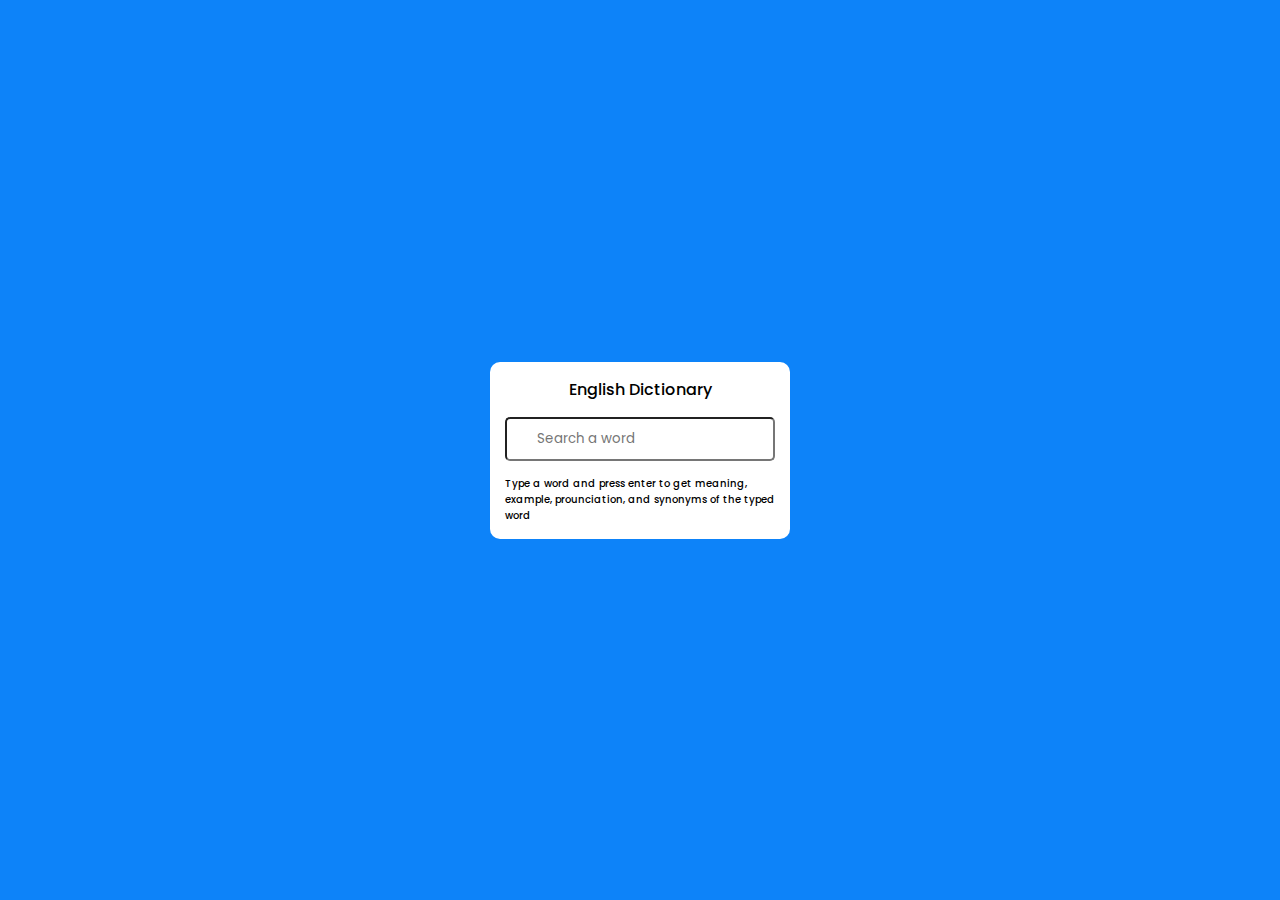
<file: Dictionary app/index.html>
<!DOCTYPE html>
<html lang="en">
<head>
    <meta charset="UTF-8">
    <meta http-equiv="X-UA-Compatible" content="IE=edge">
    <meta name="viewport" content="width=device-width, initial-scale=1.0">
    <title>Document</title>
    <link rel="stylesheet" href="https://cdnjs.cloudflare.com/ajax/libs/font-awesome/6.1.1/css/all.min.css" integrity="sha512-KfkfwYDsLkIlwQp6LFnl8zNdLGxu9YAA1QvwINks4PhcElQSvqcyVLLD9aMhXd13uQjoXtEKNosOWaZqXgel0g==" crossorigin="anonymous" referrerpolicy="no-referrer" />
    <link rel="stylesheet" href="/Dictionary app/style.css">
</head>
<body>
    <div class="wrapper">
        <header>English Dictionary</header>
        <div class="input_field">
            <input type="text" placeholder="Search a word">
            <div class="search-icon"><i class="fa-solid fa-magnifying-glass"></i></div>
            <div class="cross"><i class="fa-solid fa-xmark"></i></div>
        </div>
        <p class="msg">
            Type a word and press enter to get meaning, example, prounciation, and synonyms of the typed word
        </p>
        <div class="result-wrapper">
        <div class="result">
            <div class="input_text">
               <span>happy</span> 
                <p class="adj">adjective/'hapi'/</p>
            </div>
            <i class="fa-solid fa-volume-high sound"></i>
        </div>
        <div class="description">
            <div class="desc meaning">
                <p>Meaning</p>
                <span class="mean">feeling or showing pleasure or contenment</span>
            </div>
            <div class="desc Example">
                <p>Example</p>
                <span class="exam">Mellisa came in looking happy and excited</span>
            </div>
            <div class="desc synonyms">
                <p>Synonyms</p>
                <span class="syno">
                    <div class="list"></div>
                </span>
            </div>
        </div>
    </div>
    </div>
    


 
<script src="/Dictionary app/script.js"></script>
</body>
</html>
</file>
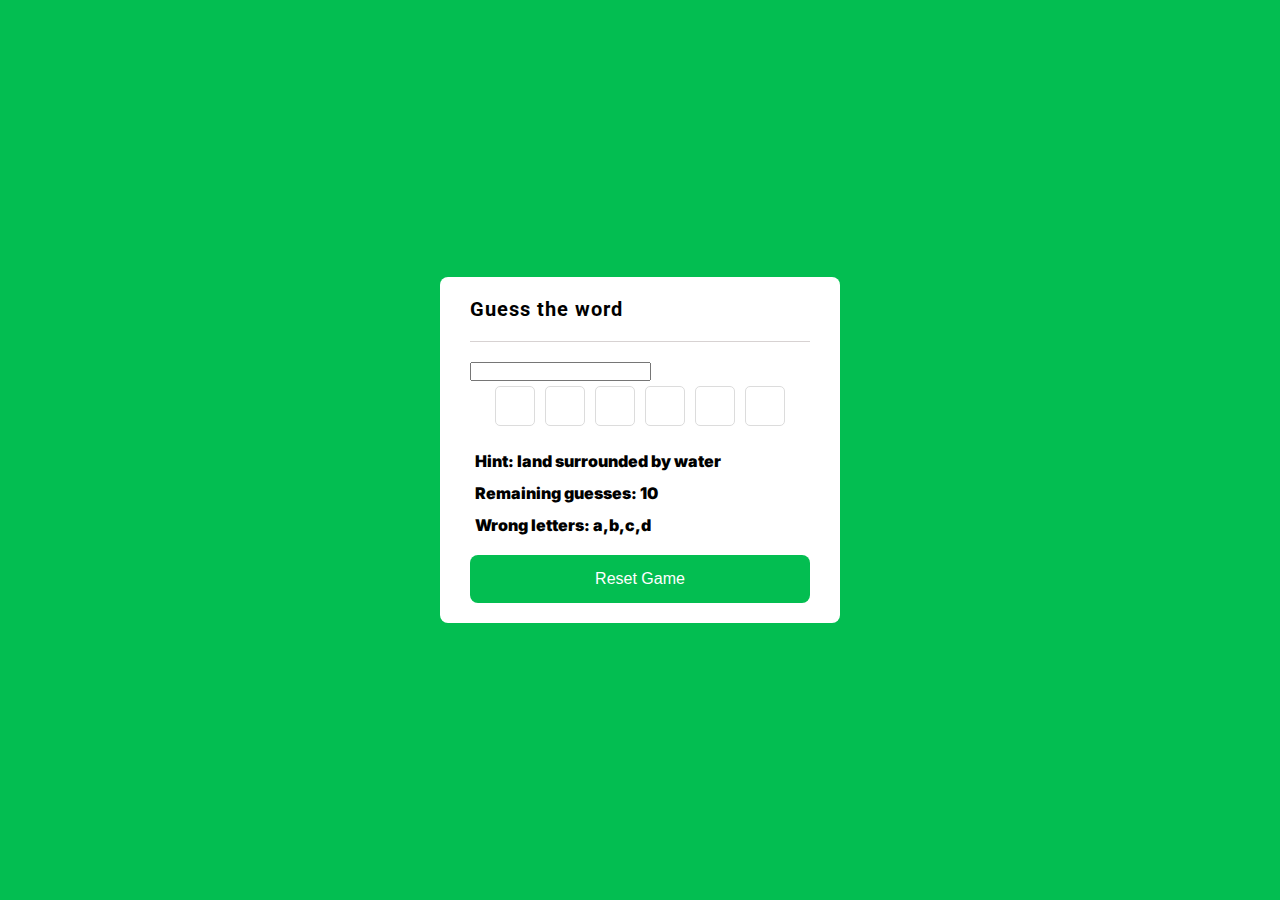
<file: guessing word/index.html>
<!DOCTYPE html>
<html lang="en">
<head>
    <meta charset="UTF-8">
    <meta http-equiv="X-UA-Compatible" content="IE=edge">
    <meta name="viewport" content="width=device-width, initial-scale=1.0">
    <title>Document</title>
    <link rel="stylesheet" href="/guessing word/styles.css">
</head>
<body>
   <div class="wrapper">
    <h1>Guess the word</h1>
    <div class="separator"></div>
    <div class="content">
        <input class="typing-input" type="text" maxlength="1">
        <div class="inputs">
            
          
        </div>
        <div class="details">
            <p class="hint">Hint: <span>Hint will be shown here</span></p>
            <p class="guess-left">Remaining guesses: <span>10</span></p>
            <p class="wrong-letters">Wrong letters: <span>a,b,c,d</span></p>
        </div>

        <button class="reset-btn">Reset Game</button>

    </div>
   </div>
   <script src="/guessing word/js/script.js"></script>
   <script src="/guessing word/js/word.js"></script>
</body>
</html>
</file>
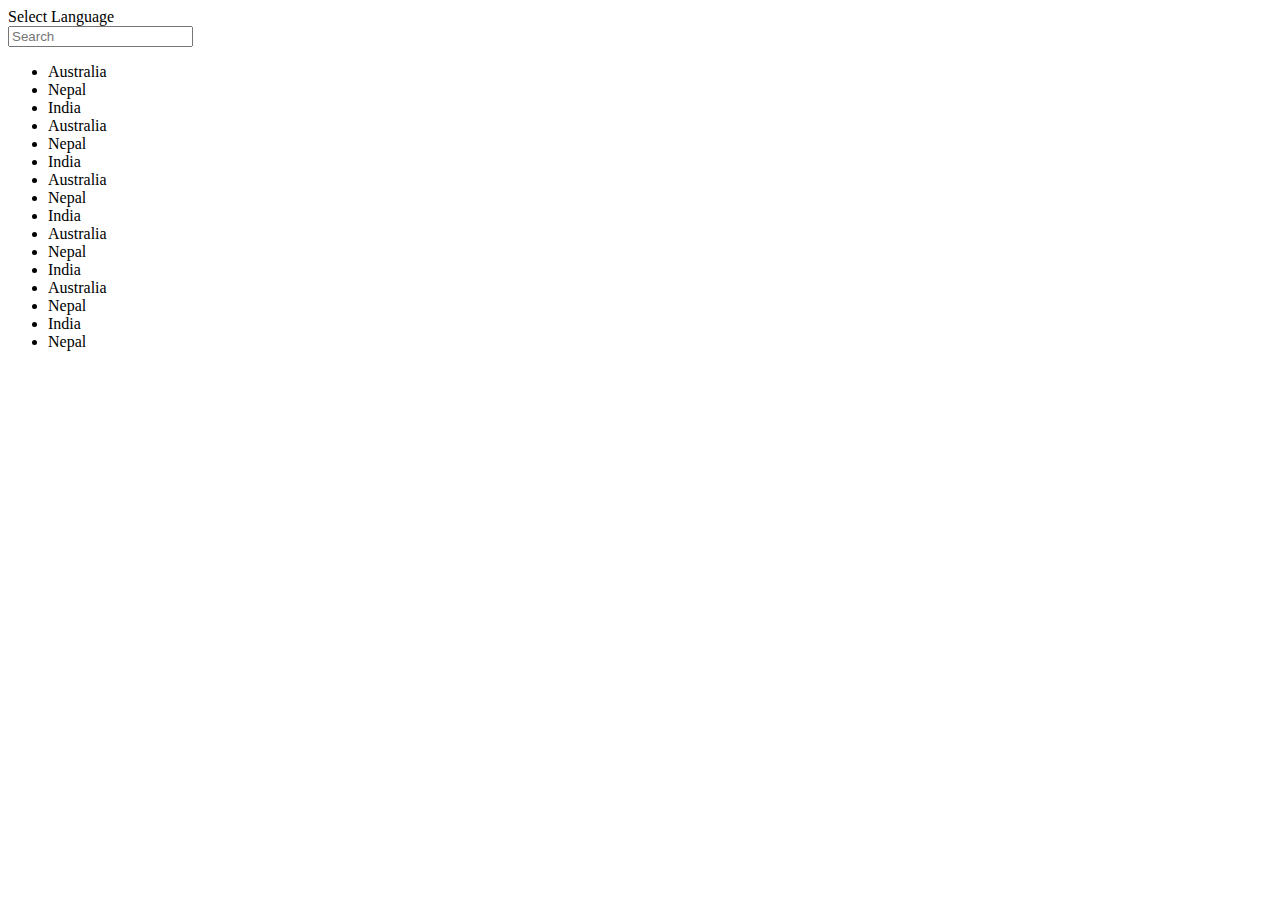
<file: language bar/index.html>
<!DOCTYPE html>
<html lang="en">
<head>
    <meta charset="UTF-8">
    <meta http-equiv="X-UA-Compatible" content="IE=edge">
    <meta name="viewport" content="width=device-width, initial-scale=1.0">
    <title>Document</title>
</head>
<body>
    <div class="wrapper">
        <div class="select-btn">
           <span>Select Language</span> 
        </div>
        <i class="uil uil-angle-down"></i>
    </div>
    <div class="content">
        <div class="search">
            <i class="uil uil-search"></i>
            <input type="text" placeholder="Search">
        </div>
        <ul class="options">
            <li>Australia</li>
            <li>Nepal</li>
            <li>India</li>
            <li>Australia</li>
            <li>Nepal</li>
            <li>India</li>
            <li>Australia</li>
            <li>Nepal</li>
            <li>India</li>
            <li>Australia</li>
            <li>Nepal</li>
            <li>India</li>
            <li>Australia</li>
            <li>Nepal</li>
            <li>India</li>
            <li>Nepal</li>
        </ul>

    </div>
    
</body>
</html>
</file>
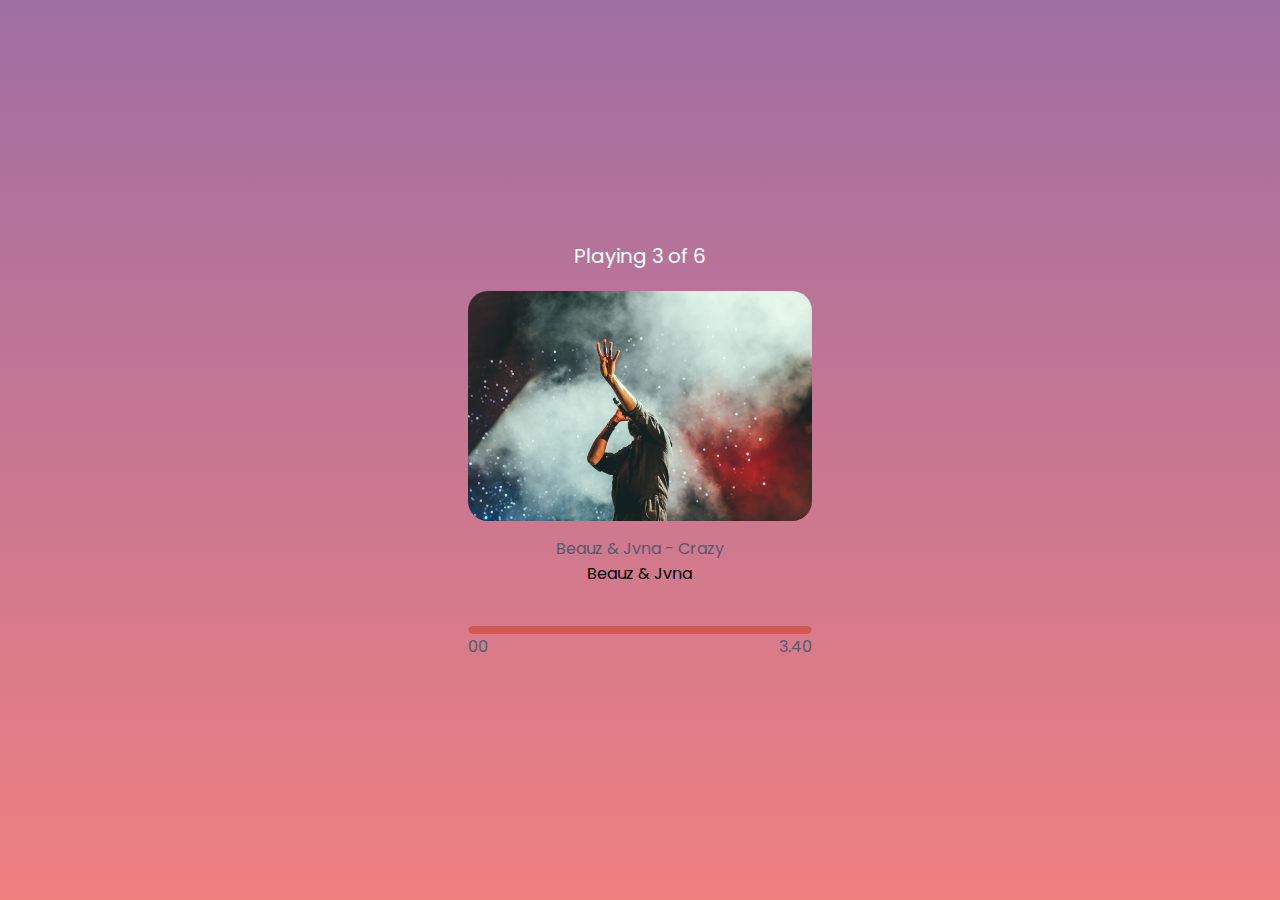
<file: music App/index.html>
<!DOCTYPE html>
<html lang="en">
<head>
    <meta charset="UTF-8">
    <meta http-equiv="X-UA-Compatible" content="IE=edge">
    <meta name="viewport" content="width=device-width, initial-scale=1.0">
    <title>Document</title>
    <link rel="stylesheet" href="https://cdnjs.cloudflare.com/ajax/libs/font-awesome/6.1.1/css/all.min.css" integrity="sha512-KfkfwYDsLkIlwQp6LFnl8zNdLGxu9YAA1QvwINks4PhcElQSvqcyVLLD9aMhXd13uQjoXtEKNosOWaZqXgel0g==" crossorigin="anonymous" referrerpolicy="no-referrer" />
    <link rel="stylesheet" href="/music App/styles.css">
</head>
<body>
    <div class="player">
        <!-- Define the section for displaying details -->
        <div class="details">
          <div class="now-playing">PLAYING x OF y</div>
          <div class="track-art">
            <img src="" alt="">
          </div>
          <div class="track-name"></div>
          <div class="track-artist">T</div>
        </div>

        <!-- Define the section for displaying track buttons -->
        <div class="buttons">
          <div class="prev-track">
            <i class="fa fa-step-backward fa-2x"></i>
          </div>
          <div class="playpause-track">
            <i class="fa fa-play-circle fa-5x"></i>
          </div>
          <div class="next-track">
            <i class="fa fa-step-forward fa-2x"></i>
          </div>
        </div>
        <audio id="main-audio"></audio>
        <div id="slider_with_time">
          <div class="progress-area">
                <div class="slider">
                </div>
              </div>
              <div class="time-holder">
                <span class="current">00</span>
                <span class="duration">3.40</span>
              </div>
        </div>
     
        <!-- Define the section for displaying the seek slider-->
       
      </div>
     
      <script src="/music App/script.js"></script>
      <script src="/music App/songs.js"></script>
    
</body>
</html>
</file>
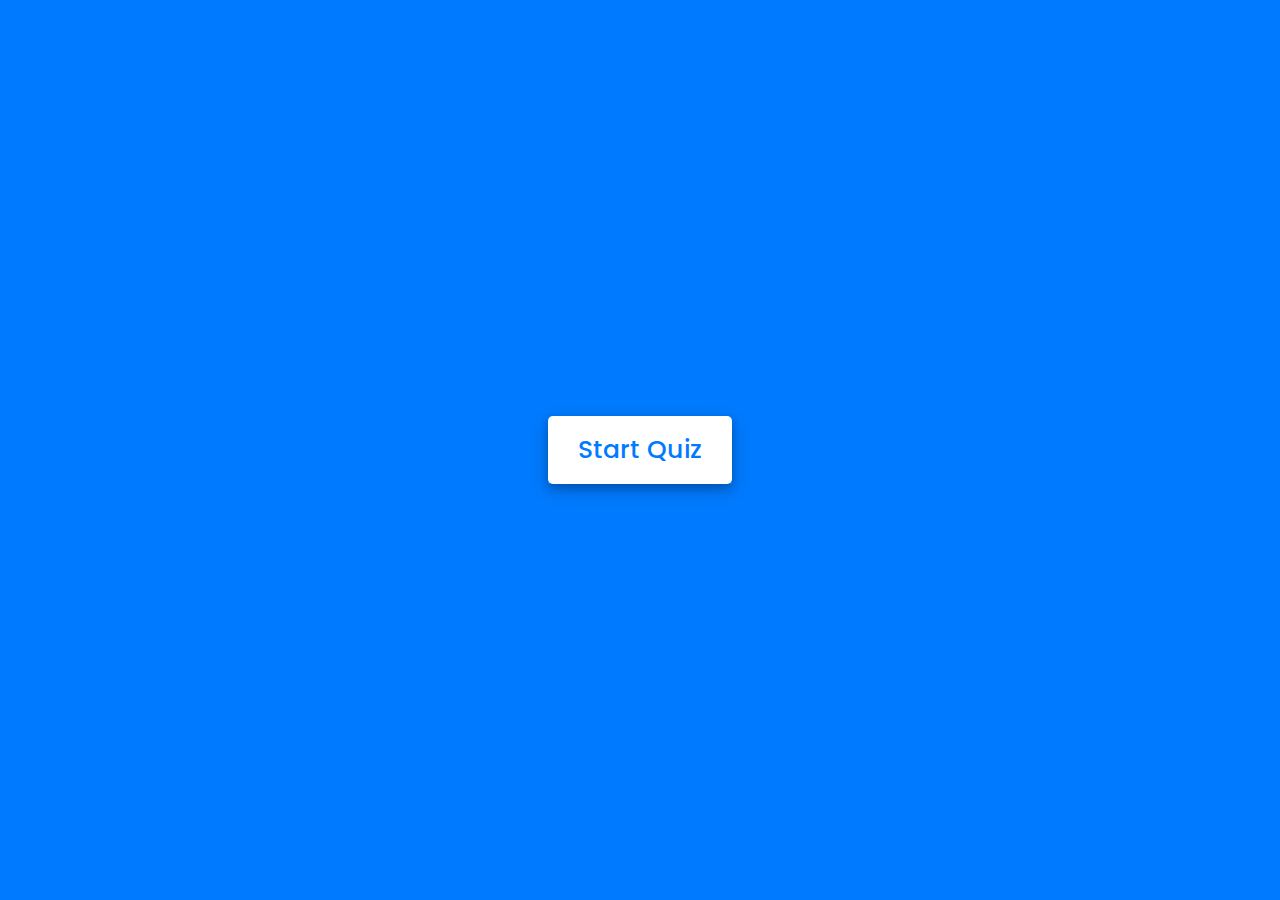
<file: Quiz App/index.html>
<!DOCTYPE html>
<html lang="en">
<head>
    <meta charset="UTF-8">
    <meta http-equiv="X-UA-Compatible" content="IE=edge">
    <meta name="viewport" content="width=device-width, initial-scale=1.0">
    <title>Quiz App</title>
    <link rel="stylesheet" href="https://cdnjs.cloudflare.com/ajax/libs/font-awesome/6.1.1/css/all.min.css" integrity="sha512-KfkfwYDsLkIlwQp6LFnl8zNdLGxu9YAA1QvwINks4PhcElQSvqcyVLLD9aMhXd13uQjoXtEKNosOWaZqXgel0g==" crossorigin="anonymous" referrerpolicy="no-referrer" />
    <link rel="stylesheet" href="/Quiz App/styles.css">
</head>
<body>
    <!-- Start Quiz Button -->
    <div class="start_btn"><button>Start Quiz</button></div>
    <!-- Info Box -->
    <div class="info_box">
        <div class="info-title">
            <span>Some Rules of this Quiz</span>
        </div>
        <div class="info-list">
            <div class="info">Lorem ipsum <span>15 seconds</span> dolor sit amet.</div>
            <div class="info">Lorem ipsum dolor sit amet consectetur.</div>
            <div class="info">Lorem ipsum dolor sit amet consectetur adipisicing elit.</div>
            <div class="info"> Laborum quas hic aspernatur rerum, nisi culpa fuga mollitia.</div>
            <div class="info"> Fugiat expedita eveniet recusandae voluptatum quasi </div>
        </div>
        <div class="buttons">
            <button class="quit">Exit Quiz</button>
            <button class="restart">Restart</button>
        </div>
    </div>

    <!-- Quiz Box -->
    <div class="quiz_box">
        <header>
            <div class="title">
                Awesome Quiz Application
            </div>
            <div class="timer">
                <div class="time_text">Time left</div>
                <div class="timer_sec">15</div>
            </div>
        </header>
        <section>
            <div class="que_text">
                
            </div>
            <div class="option_list">
                
               <!-- <div class="option">
                    <span>Hyper Text PreProcessor</span>
                    <div class="icon tick"><i class="fas fa-check"></i></div>
                </div>
                <div class="option">
                    <span>Hyper Text PreProcessor</span>
                    <div class="icon cross"><i class="fas fa-x"></i></div>
                </div>
                <div class="option">
                    <span>Hyper Text PreProcessor</span>
                    <div class="icon"><i class="fas fa-check"></i></div>
                </div>
                <div class="option">
                    <span>Hyper Text PreProcessor</span>
                    <div class="icon"><i class="fas fa-check"></i></div>
                </div>' -->

            </div>
        </section>
        <footer>
            <div class="total_que">
                <!-- <span><p>2</p>of<p>5</p>Questions</span> -->
            </div>
            <button class="next_btn">Next Que</button>
        </footer>
    </div>

    <div class="result_box">
        <div class="icon"><i class="fas fa-crown"></i></div>
        <div class="complete_text">You've completed the quiz!</div>
        <div class="score_text">
            <span>and sorry, You got only <p>2</p> out of <p>5</p></span>
        </div>
        <div class="buttons">
            <button class="restart">Restart Quiz</button>
            <button class="exit">exit </button>
        </div>
    </div>
    <script src="/Quiz App/script.js"></script>
    <script src="/Quiz App/questions.js"></script>
</body>
</html>
</file>
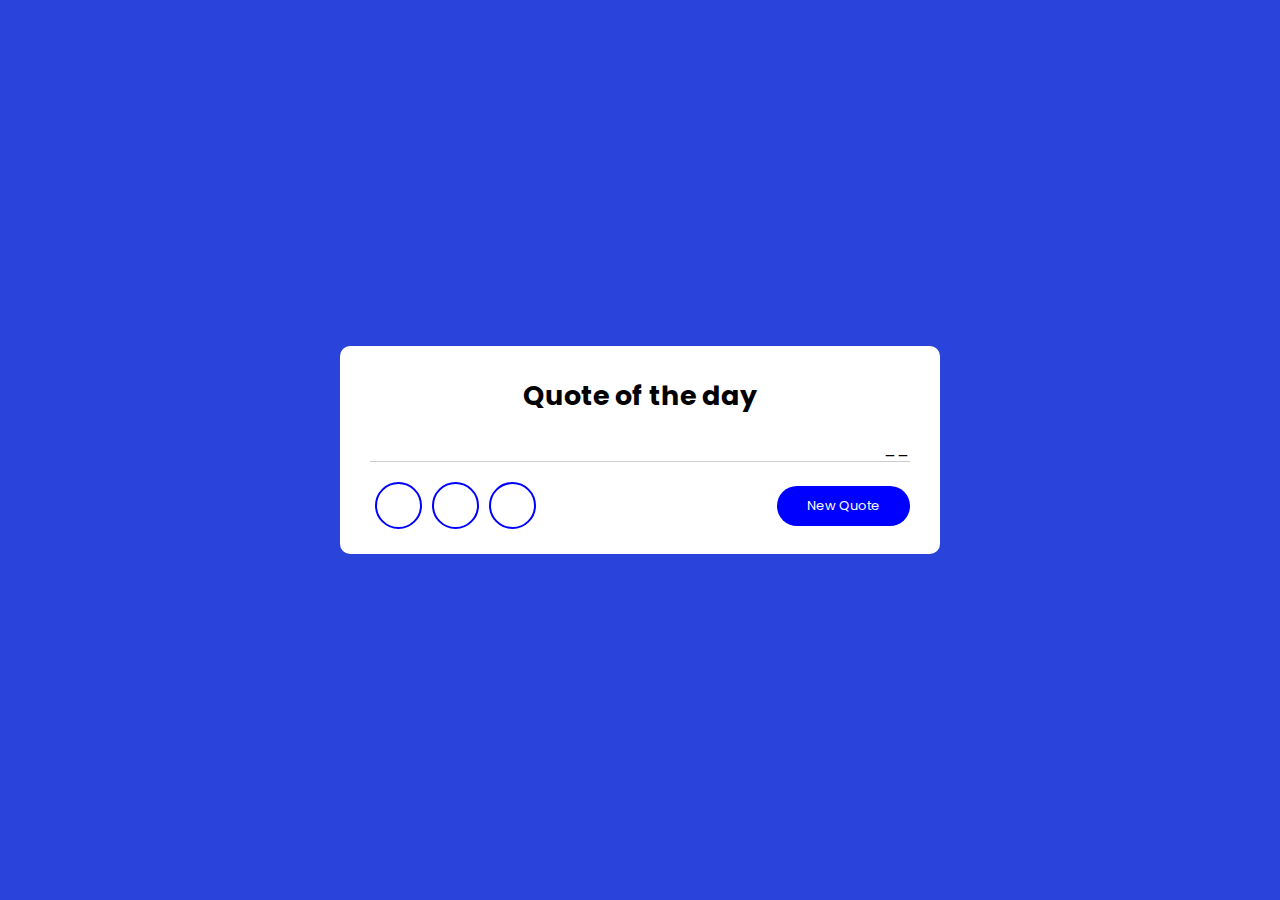
<file: Quote Generator/index.html>
<!DOCTYPE html>
<html lang="en">
<head>
    <meta charset="UTF-8">
    <meta http-equiv="X-UA-Compatible" content="IE=edge">
    <meta name="viewport" content="width=device-width, initial-scale=1.0">
    <title>Quote Generator</title>
    <link rel="stylesheet" href="https://cdnjs.cloudflare.com/ajax/libs/font-awesome/6.1.1/css/all.min.css" integrity="sha512-KfkfwYDsLkIlwQp6LFnl8zNdLGxu9YAA1QvwINks4PhcElQSvqcyVLLD9aMhXd13uQjoXtEKNosOWaZqXgel0g==" crossorigin="anonymous" referrerpolicy="no-referrer" />
    <link rel="stylesheet" href="/Quote Generator/style.css">
</head>
<body>
    <div class="wrapper">
        <header>
            Quote of the day
        </header>
        <div class="content">
            <div class="quote-area">
                <i class="fas fa-quote-left left"></i>
                <p class="quote"> </p>
                <i class="fas fa-quote-right right"></i>
            </div>
        <div class="author">
            <span>__</span>
            <span class="name"></span>
        </div>
        </div>
       <div class="buttons">
        <div class="features">
            <ul>
                <li class="sound"><i class="fas fa-volume-up"></i>
                <li class="copy"><i class="fas fa-copy"></i>
                <li class="twitter"><i class="fab fa-twitter"></i>
                </li>
            </ul>
            <button>New Quote</button>
        </div>
       </div>
    </div>

<script src="/Quote Generator/index.js"></script>
</body>
</html>
</file>
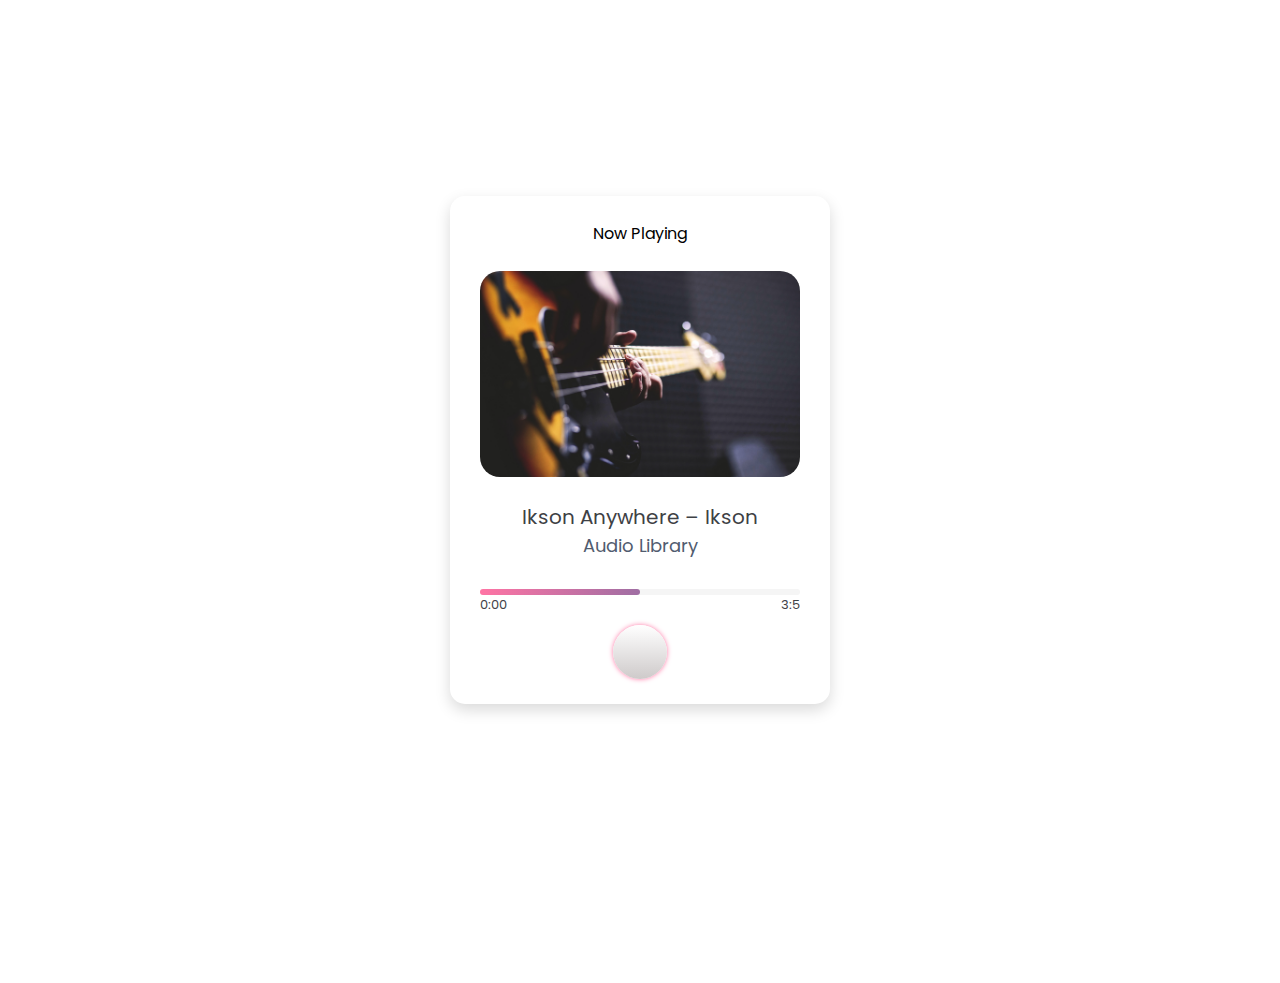
<file: spotify clone/index.html>
<!DOCTYPE html>
<html lang="en">
<head>
    <meta charset="UTF-8">
    <meta http-equiv="X-UA-Compatible" content="IE=edge">
    <meta name="viewport" content="width=device-width, initial-scale=1.0">
    <title>Document</title>
    <link rel="stylesheet" href="https://cdnjs.cloudflare.com/ajax/libs/font-awesome/6.1.1/css/all.min.css" integrity="sha512-KfkfwYDsLkIlwQp6LFnl8zNdLGxu9YAA1QvwINks4PhcElQSvqcyVLLD9aMhXd13uQjoXtEKNosOWaZqXgel0g==" crossorigin="anonymous" referrerpolicy="no-referrer" />
    <link rel="stylesheet" href="/spotify clone/style.css">
</head>
<body>
    <div class="wrapper">
        <header>
            <i class="fa-solid fa-chevron-down"></i>
            <p>Now Playing</p>
            <i class="fa-solid fa-ellipsis"></i>
        </header>

        <div class="image_and_title_container">
            <div class="img-area">
                <img src="" alt="">
            </div>
            <div class="song-details">
                <p class="song-title">
                  
                </p>
                <p class="singer">
                  
                </p>
            </div>
            <div class="progress-area">
                <div class="progress-bar">
                    <span></span>
                </div>
                <div class="timer">
                    <span class="current"></span>
                    <span class="duration"></span>
                </div>
                <audio id="main-audio" src=""></audio>

            </div>
            <div class="controls">
                <i id="loop_music" class="fa-solid fa-repeat materials-icon"></i>
                <i id="left" class="fa-solid fa-backward-step materials-icon"></i>
                <div class="play-pause">
                   
                </div>
                <i id="right" class="fa-solid fa-forward-step materials-icon"></i>
                <i id="all_playlist" class="fa-brands fa-playstation materials-icon "></i>

            </div>
            <div class="music-list">
                <div class="header">
                    <div class="row">
                        <i class="fa-brands fa-playstation materials-icon "></i>
                      
                        <span>Music list</span>
                    </div>
                    <i id="close" class=" list fa-solid fa-xmark"></i>
                  </div>
                  <ul>
                    <!-- here li list are coming from js -->
                  </ul>
                </div>
        </div>
    </div>

    <script src="/spotify clone/script.js"></script>
    <script src="/spotify clone/songs.js"></script>
</body>
</html>
</file>
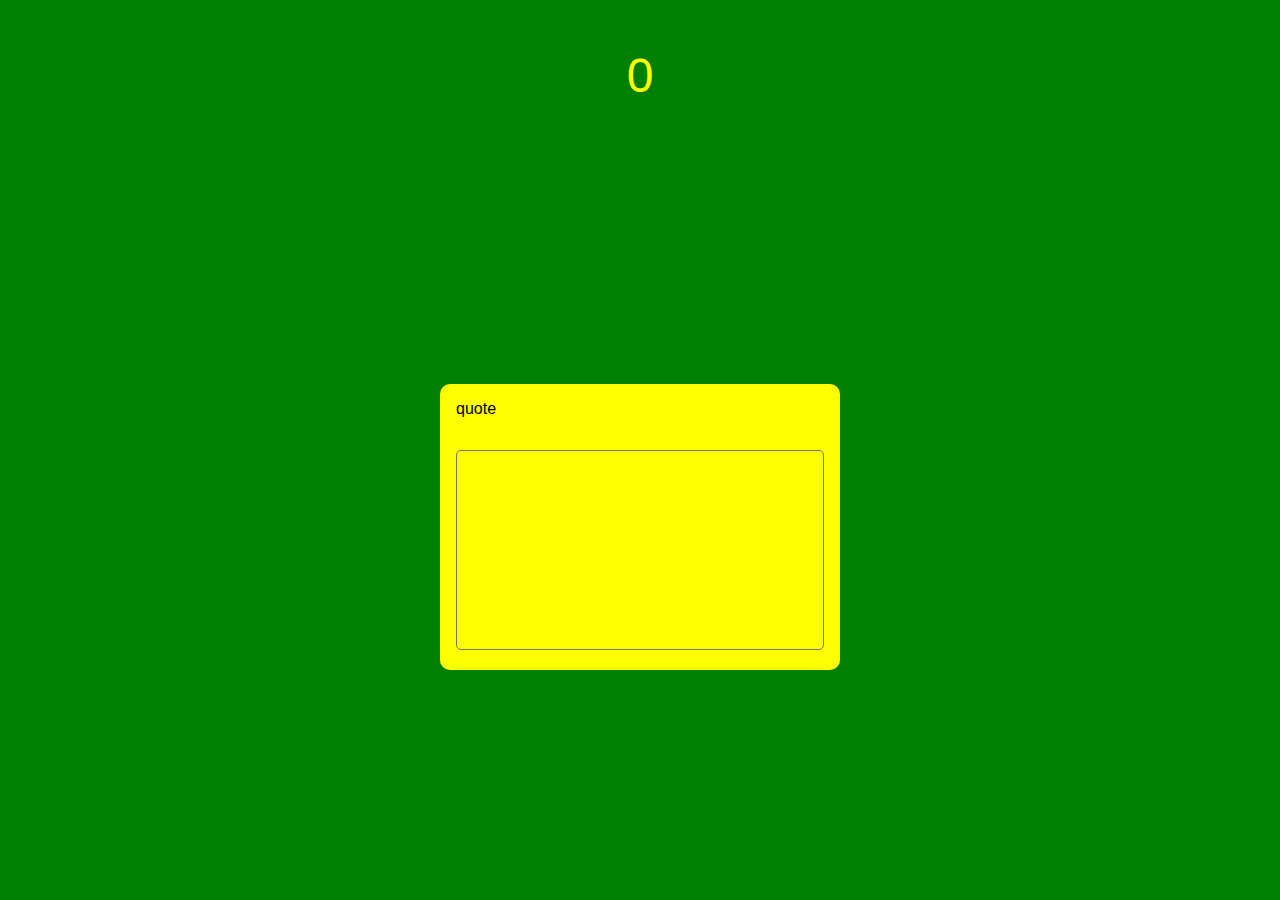
<file: typing speed/index.html>
<!DOCTYPE html>
<html lang="en">
<head>
    <meta charset="UTF-8">
    <meta http-equiv="X-UA-Compatible" content="IE=edge">
    <meta name="viewport" content="width=device-width, initial-scale=1.0">
    <title>Speed Typing</title>
    <link rel="stylesheet" href="/typing speed/styles.css">
    <script src="/typing speed/script.js" defer></script>
</head>
<body>
    <div class="timer" id="timer">0</div>
    <div class="container">
        <div class="quote-display" id="quoteDisplay">quote</div>
        <textarea name="" id="quoteInput" class="quote-input">quote</textarea>
    </div>
    
</body>
</html>
</file>
<file: Dictionary app/style.css>
@import url('https://fonts.googleapis.com/css2?family=Poppins:wght@200;300;400;500;600;700&display=swap');
*{
  margin: 0;
  padding: 0;
  box-sizing: border-box;
  font-family: 'Poppins', sans-serif;
}

body {
    background-color: rgba(7, 128, 249, 0.975);
    display: flex;
    min-height: 100vh;
    align-items: center;
    justify-content: center;
}

.wrapper {
    width: 300px;
    background-color: #fff;
    border-radius: 10px;
    padding: 15px 15px;

}
header {
    text-align: center;
    font-weight: 500;

}

.input_field {
    width: 100%;
    padding: 15px 0; 
    position: relative; 
    
    
   
}

.input_field input {
    width: 100%;
    padding: 10px;
    border-radius: 5px;
    padding-left: 30px;
    outline: none;
  
}

.input_field input:focus{

}

.search-icon ,.cross {
    position: absolute;
    padding: 15px 0;
    
}
.search-icon {
    top: 0;
    margin: 12px 8px;
    color: grey;
    font-size: 13px;
}

.cross {
    top: 0;
    right: 0;
    margin: 11px 12px;
    color: gray;
    cursor: pointer;
    display: none;
}

.active {
    display: block;
}

.msg {
    font-size: 10px;
    font-weight: 500;
}

.result {
    display: flex;
    justify-content: space-between;
    align-items: center;
    padding: 10px 0;
}
.result-wrapper{
    opacity: 0;
    transition: all ease 0.3s;
    display: none;

}

.result-wrapper.active {
   opacity: 1;
   display: block;

}
.input_text {
    display: flex;
    flex-direction: column;
}

.input_text p {
    font-size: 10px;
}

.sound{
    color: grey;
    font-size: 10px;
    cursor: pointer;
}

.desc {
    border-top: 1px solid rgb(215, 207, 207);
}

.desc p {
    font-size: 12px;
    font-weight: 500;
    position: relative;
}

.desc span {
    color: gray;
    font-size: 12px;
}
</file>
<file: guessing word/styles.css>
@import url('https://fonts.googleapis.com/css2?family=Inter:wght@100&family=Open+Sans:wght@300;500;600&family=Roboto:wght@100;300;400&display=swap');

*{
    margin: 0;
    padding: 0;
    box-sizing: border-box;
    font-family: sans-serif;

}

body{
    display: flex;
    align-items: center;
    justify-content: center;
    height: 100vh;
    text-align: left;
    background: rgb(3, 190, 81);;
}

.inputs{
    display: flex;
    justify-content: center;

}

.wrapper{
    width: 400px;
    border-radius: 8px;
    padding: 20px 30px;
    background: white;
}
.inputs input{
    height: 40px;
    width: 40px;
    border: 1px solid gainsboro;
    border-radius: 5px;
    background: none;
    font-size: 20px;
    font-weight: 500;
    text-align: center;
    color: rgb(3, 190, 81);
    margin: 5px;

}

.wrapper h1{
    font-size: 20px;
    font-family: roboto;
    letter-spacing: 1px;
}

.separator{
    height: 1px;
    width: 100% !important;
    margin: 20px 0;
    background-color: rgb(215, 210, 210);
}

.details{
    margin: 20px 5px;
    font-weight: bolder;

}

.details p,span{
    margin-bottom: 12px;
    font-family: 'Inter';
    font-weight: bolder;
   

}
.reset-btn{
    width: 100%;
    display: flex;
    align-items: center;
    justify-content: center;
    margin: auto;
    padding: 15px;
    background: rgb(3, 190, 81);
    outline: none;
    border: none;
    border-radius: 8px;
    color: white;
    font-size: 16px;
    cursor: pointer;
}
/* 
font-family: 'Inter', sans-serif;
font-family: 'Open Sans', sans-serif;
font-family: 'Roboto', sans-serif; */
</file>
<file: music App/styles.css>
@import url('https://fonts.googleapis.com/css2?family=Poppins:wght@200;300;400;500;600;700&display=swap');
*{
  margin: 0;
  padding: 0;
  box-sizing: border-box;
  font-family: 'Poppins', sans-serif;
}
:root{
    --pink: #ff74a4;
    --violet: #9f6ea3;
    --lightblack: #515C6F;
    --white: #ffffff;
    --darkwhite: #cecaca;
    --pinkshadow: #ffcbdd;
    --lightbshadow: rgba(0,0,0,0.15);
}

body {
    display: flex;
    align-items: center;
    justify-content: center;
    min-height: 100vh;
    background: linear-gradient(to bottom, var(--violet), lightcoral);   
    text-align: center;
}

.now-playing {
    font-size: 20px;
    margin-bottom: 20px;
    color: var(--white);
}

.track-art {
   width: auto;
   height: 230px;
   background-size: cover;
   border-radius: 20px;
   margin-bottom: 15px;
}

.track-art img {
    width: 100%;
    height: 100%;
    border-radius: inherit;
}

.track-name {
    color: #515C6F;
}

.buttons {
    display: flex;
    align-items: center;
    justify-content: center;
}
.buttons *{
    cursor: pointer;
}
.buttons :nth-child(2){
    margin: 20px ;
}

#slider_with_time {
    width: 100%;
  
}
.slider {
    position: relative;
}
.progress-area {
    width: 100%;
    height: 8px;
    background-color: var(--white);
    border-radius: 6px;
    cursor: pointer;
    position: relative;
}
.slider {
    height: inherit;
    background-color: rgba(199, 37, 34, 0.776);
    border-radius: 6px;
    position: relative;
    display: flex;
    align-items: center;
    justify-content: center;
    
}

.slider::before {
    position: absolute;
    content: '';
    display: none;
    height: 12px;
    width: 12px;
    background-color: rgba(199, 37, 34, 1);
    right: 0%;
    transition: display 1s ease;
    border-radius: 50%;
}
.time-holder {
    display: flex;
    justify-content: space-between;
    color: var(--lightblack);
}

.progress-area:hover .slider::before{
    display: block;
}
</file>
<file: Quiz App/styles.css>
/* importing google fonts */
@import url('https://fonts.googleapis.com/css2?family=Poppins:wght@200;300;400;500;600;700&display=swap');
*{
    margin: 0;
    padding: 0;
    box-sizing: border-box;
    font-family: 'Poppins', sans-serif;
}

body{
    background: #007bff;
}

::selection{
    color: #fff;
    background: #007bff;
}

.start_btn,
.info_box,
.quiz_box,
.result_box{
    position: absolute;
    top: 50%;
    left: 50%;
    transform: translate(-50%, -50%);
    box-shadow: 0 4px 8px 0 rgba(0, 0, 0, 0.2), 
                0 6px 20px 0 rgba(0, 0, 0, 0.19);
}

.info_box.activeInfo,
.quiz_box.activeQuiz,
.result_box.activeResult{
    opacity: 1;
    z-index: 5;
    pointer-events: auto;
    transform: translate(-50%, -50%) scale(1);
}

.start_btn button{
    font-size: 25px;
    font-weight: 500;
    color: #007bff;
    padding: 15px 30px;
    outline: none;
    border: none;
    border-radius: 5px;
    background: #fff;
    cursor: pointer;
}

.info_box{
    width: 540px;
    background: #fff;
    border-radius: 5px;
    transform: translate(-50%, -50%) scale(0.9);
    opacity: 0;
    pointer-events: none;
    transition: all 0.3s ease;
}

.info_box .info-title{
    height: 60px;
    width: 100%;
    border-bottom: 1px solid lightgrey;
    display: flex;
    align-items: center;
    padding: 0 30px;
    border-radius: 5px 5px 0 0;
    font-size: 20px;
    font-weight: 600;
}

.info_box .info-list{
    padding: 15px 30px;
}

.info_box .info-list .info{
    margin: 5px 0;
    font-size: 17px;
}

.info_box .info-list .info span{
    font-weight: 600;
    color: #007bff;
}
.info_box .buttons{
    height: 60px;
    display: flex;
    align-items: center;
    justify-content: flex-end;
    padding: 0 30px;
    border-top: 1px solid lightgrey;
}

.info_box .buttons button{
    margin: 0 5px;
    height: 40px;
    width: 100px;
    font-size: 16px;
    font-weight: 500;
    cursor: pointer;
    border: none;
    outline: none;
    border-radius: 5px;
    border: 1px solid #007bff;
    transition: all 0.3s ease;
}

.quiz_box{
    width: 550px;
    background: #fff;
    border-radius: 5px;
    transform: translate(-50%, -50%) scale(0.9);
    opacity: 0;
    pointer-events: none;
    transition: all 0.3s ease;
}

.quiz_box header{
    position: relative;
    z-index: 2;
    height: 70px;
    padding: 0 30px;
    background: #fff;
    border-radius: 5px 5px 0 0;
    display: flex;
    align-items: center;
    justify-content: space-between;
    box-shadow: 0px 3px 5px 1px rgba(0,0,0,0.1);
}

.quiz_box header .title{
    font-size: 20px;
    font-weight: 600;
}

.quiz_box header .timer{
    color: #004085;
    background: #cce5ff;
    border: 1px solid #b8daff;
    height: 45px;
    padding: 0 8px;
    border-radius: 5px;
    display: flex;
    align-items: center;
    justify-content: space-between;
    width: 145px;
}

.quiz_box header .timer .time_left_txt{
    font-weight: 400;
    font-size: 17px;
    user-select: none;
}

.quiz_box header .timer .timer_sec{
    font-size: 18px;
    font-weight: 500;
    height: 30px;
    width: 45px;
    color: #fff;
    border-radius: 5px;
    line-height: 30px;
    text-align: center;
    background: #343a40;
    border: 1px solid #343a40;
    user-select: none;
}

.quiz_box header .time_line{
    position: absolute;
    bottom: 0px;
    left: 0px;
    height: 3px;
    background: #007bff;
}

section{
    padding: 25px 30px 20px 30px;
    background: #fff;
}

section .que_text{
    font-size: 25px;
    font-weight: 600;
}

section .option_list{
    padding: 20px 0px;
    display: block;   
}

section .option_list .option{
    background: aliceblue;
    border: 1px solid #84c5fe;
    border-radius: 5px;
    padding: 8px 15px;
    font-size: 17px;
    margin-bottom: 15px;
    cursor: pointer;
    transition: all 0.3s ease;
    display: flex;
    align-items: center;
    justify-content: space-between;
}

section .option_list .option:last-child{
    margin-bottom: 0px;
}

section .option_list .option:hover{
    color: #004085;
    background: #cce5ff;
    border: 1px solid #b8daff;
}

section .option_list .option.correct{
    color: #155724;
    background: #d4edda;
    border: 1px solid #c3e6cb;
}

section .option_list .option.incorrect{
    color: #721c24;
    background: #f8d7da;
    border: 1px solid #f5c6cb;
}

section .option_list .option.disabled{
    pointer-events: none;
}

section .option_list .option .icon{
    height: 26px;
    width: 26px;
    border: 2px solid transparent;
    border-radius: 50%;
    text-align: center;
    font-size: 13px;
    pointer-events: none;
    transition: all 0.3s ease;
    line-height: 24px;
}
.option_list .option .icon.tick{
    color: #23903c;
    border-color: #23903c;
    background: #d4edda;
}

.option_list .option .icon.cross{
    color: #a42834;
    background: #f8d7da;
    border-color: #a42834;
}

footer{
    height: 60px;
    padding: 0 30px;
    display: flex;
    align-items: center;
    justify-content: space-between;
    border-top: 1px solid lightgrey;
}

footer .total_que span{
    display: flex;
    user-select: none;
}

footer .total_que span p{
    font-weight: 500;
    padding: 0 5px;
}

footer .total_que span p:first-child{
    padding-left: 0px;
}

footer button{
    height: 40px;
    padding: 0 13px;
    font-size: 18px;
    font-weight: 400;
    cursor: pointer;
    border: none;
    outline: none;
    color: #fff;
    border-radius: 5px;
    background: #007bff;
    border: 1px solid #007bff;
    line-height: 10px;
    opacity: 1;
    /* pointer-events: none;
    transform: scale(0.95);
    transition: all 0.3s ease; */
}

footer button:hover{
    background: #0263ca;
}

/* footer button.show{
    opacity: 1;
    pointer-events: auto;
    transform: scale(1);
} */

.result_box{
    background: #fff;
    border-radius: 5px;
    display: flex;
    padding: 25px 30px;
    width: 450px;
    align-items: center;
    flex-direction: column;
    justify-content: center;
    transform: translate(-50%, -50%) scale(0.9);
    opacity: 0;
    pointer-events: none;
    transition: all 0.3s ease;
}

.result_box .icon{
    font-size: 100px;
    color: #007bff;
    margin-bottom: 10px;
}

.result_box .complete_text{
    font-size: 20px;
    font-weight: 500;
}

.result_box .score_text span{
    display: flex;
    margin: 10px 0;
    font-size: 18px;
    font-weight: 500;
}

.result_box .score_text span p{
    padding: 0 4px;
    font-weight: 600;
}

.result_box .buttons{
    display: flex;
    margin: 20px 0;
}

.result_box .buttons button{
    margin: 0 10px;
    height: 45px;
    padding: 0 20px;
    font-size: 18px;
    font-weight: 500;
    cursor: pointer;
    border: none;
    outline: none;
    border-radius: 5px;
    border: 1px solid #007bff;
    transition: all 0.3s ease;
}

.buttons button.restart{
    color: #fff;
    background: #007bff;
}

.buttons button.restart:hover{
    background: #0263ca;
}

.buttons button.quit{
    color: #007bff;
    background: #fff;
}

.buttons button.quit:hover{
    color: #fff;
    background: #007bff;
}
</file>
<file: Quote Generator/style.css>
@import url('https://fonts.googleapis.com/css2?family=Poppins:wght@200;300;400;500;600;700&display=swap');
* {
    margin: 0;
    padding: 0;
    box-sizing: border-box;
    font-family: 'Poppins', sans-serif;
}

body{
    display: flex;
    justify-content: center;
    align-items: center;
    min-height: 100vh;
    background: rgba(11, 41, 214, 0.878);
}
.wrapper {
    width: 600px;
    background-color: #fff;
    border-radius: 10px;
    padding: 30px 30px 25px;
}

header {
    text-align: center;
    font-size: 27px;
    font-weight: 700;
}

.quote-area {
    position: relative;
    display: flex;
    justify-content: center;

    
}
.quote {
   font-size: 22px;
   text-align: center;
   word-break: break-all;
}
.left,.right {
    font-size: 15px;
    
}

.right{
    margin: 0 0 3px 10px;
    position: absolute;
    right: 0;
    top: 77%;
}

.author {
    display: flex;
    justify-content: flex-end;
    margin-top: 20px;

}

.buttons {
    border-top: 1px solid #ccc;
}
.buttons .features {
    display: flex;
    align-items: center;
    margin-top: 20px;
    justify-content: space-between;
}

.features ul {
    display: flex;
}

.features ul li {
    list-style: none;
    margin: 0 5px;
    color: blue;
    height: 47px;
    width: 47px;
    border: 2px solid blue;
    border-radius: 50%;
    display: flex;
    justify-content: center;
    align-items: center;
    cursor: pointer;


}
.features button {
    border: none;
    outline: none;
    padding: 10px 30px;
    background: blue;
    color: white;
    font-size: 13px;
    border-radius: 20px;
    opacity: 1;
    cursor: pointer;
    transition: all 0.1s ease;

}
.features button:hover {
  

}
button.loading {
    opacity: 0.5;
}
</file>
<file: spotify clone/style.css>
@import url('https://fonts.googleapis.com/css2?family=Poppins:wght@200;300;400;500;600;700&display=swap');
*{
  margin: 0;
  padding: 0;
  box-sizing: border-box;
  font-family: 'Poppins', sans-serif;
}
:root{
    --pink: #ff74a4;
    --violet: #9f6ea3;
    --lightblack: #515C6F;
    --white: #ffffff;
    --darkwhite: #cecaca;
    --pinkshadow: #ffcbdd;
    --lightbshadow: rgba(0,0,0,0.15);
}

body {
    display: flex;
    align-items: center;
    justify-content: center;
    min-height: 100vh;
}

.wrapper {
    width: 380px;
    background: var(--white);
    box-shadow: 0px 6px 15px var(--lightbshadow);
    border-radius: 15px;
    padding: 25px 30px;
    position: relative;
}

.wrapper i {
    cursor: pointer;
}

header, .music-list .header {
    display: flex;
    justify-content: space-between;
    align-items: center;
}

.song-details {
    text-align: center;
    margin-bottom: 30px;
}


.img-area {
    height: 256px;
    width: auto;
    padding: 25px 0;
    border-radius: 20px;
}

.img-area img {
    width: 100%;
    height: 100%;
    object-fit: cover;
    border-radius: 20px;
}

.song-title {
 font-size: 20px;
 color: #3e4145;
}

.singer {
    font-size: 18px;
    color: #515C6F;
}

.progress-area {
    height: 6px;
    width: 100%;
background-color: whitesmoke;
border-radius: 8px;
cursor: pointer;
margin-bottom: 30px;
}
.progress-area .progress-bar {
    height: inherit;
    width: 50%;
    background: #515C6F;
    border-radius: inherit;
    background: linear-gradient(90deg, var(--pink) 0%, var(--violet));
    position: relative;
}

.progress-bar::before {
    content: "";
    position: absolute;
    height:12px;
    width: 12px;
    border-radius: 50%;
    background: black;
    top: 50%;
    transform: translateY(-50%);
    right: 0px;
    background: inherit;
    opacity: 0;
    transition: opacity 0.2s ease;
}

.progress-area:hover .progress-bar::before {
    opacity: 1;
}

.timer {
    display: flex;
    justify-content: space-between;
}

.timer span {
    font-size: 13px;
    color: #3e4145;
}

.controls {
     display: flex;
     justify-content: space-between;
     align-items: center;
}
.controls i{
    font-size: 18px;
    user-select: none;
    background: linear-gradient(var(--pink) 0%, var(--violet));
    background-clip: text;
    -webkit-background-clip: text;
     -webkit-text-fill-color: transparent;


}

.controls .play-pause{
    height: 54px;
    width: 54px;
    display: flex;
    cursor: pointer;
    align-items: center;
    justify-content: center;
    border-radius: 50%;
    background: linear-gradient(var(--white) 0%, var(--darkwhite) 100%);
    box-shadow: 0px 0px 5px var(--pink);
  }
.music-list{ 
  position: absolute;
  background: var(--white);
  width: 100%;
  left: 0;
  bottom: -55%;
  opacity: 0;
  pointer-events: none;
  z-index: 5;
  padding: 15px 30px;
  border-radius: 15px;
  box-shadow: 0px -5px 10px rgba(0,0,0,0.1);
  transition: all 0.15s ease-out;
}

.music-list.show {
    bottom: 0;
    opacity: 1;
    pointer-events: auto;
}

.music-list .row {
    display: flex;
    align-items: center;
    font-size: 19px;
    color: var(--lightblack);
}

.header #close {
    cursor: pointer;
}

.music-list ul{
    margin: 10px 0;
    max-height: 260px;
    overflow: auto;
  }
  .music-list ul::-webkit-scrollbar{
    width: 0px;
  }
  .music-list ul li{
    list-style: none;
    display: flex;
    cursor: pointer;
    padding-bottom: 10px;
    margin-bottom: 5px;
    color: var(--lightblack);
    border-bottom: 1px solid #E5E5E5;
  }
  .music-list ul li:last-child{
    border-bottom: 0px;
  }
  .music-list ul li .row span{
    font-size: 17px;
  }
  .music-list ul li .row p{
    opacity: 0.9;
  }
  ul li .audio-duration{
    font-size: 16px;
  }
</file>
<file: typing speed/styles.css>
*{
    margin: 0;padding: 0;box-sizing: border-box;
}
body{
    display: flex;
    align-items: center;
    justify-content: center;
    align-items: center;
    background: green;
    font-family: 'Gill Sans', 'Gill Sans MT', Calibri, 'Trebuchet MS', sans-serif;
}

.container {
    background: yellow;
    margin-top: 30%;
    padding: 1rem;
    border-radius: 10px;
    min-width: 400px;
}

.timer {
    position: absolute;
    top: 3rem;
    font-size: 3rem;
    color: yellow;
}

.quote-display{
    margin-bottom: 2rem;
    font-family: sans-serif;
}

.quote-input{
    background: transparent;
    outline: none;
    width: 100%;
    height: 200px;
    resize: none;
    padding: 10px 15px;
    font-size: 20px;
    border-radius: 5px;
}

.quote-input:focus {
    border: 2px solid black;
}
</file>
